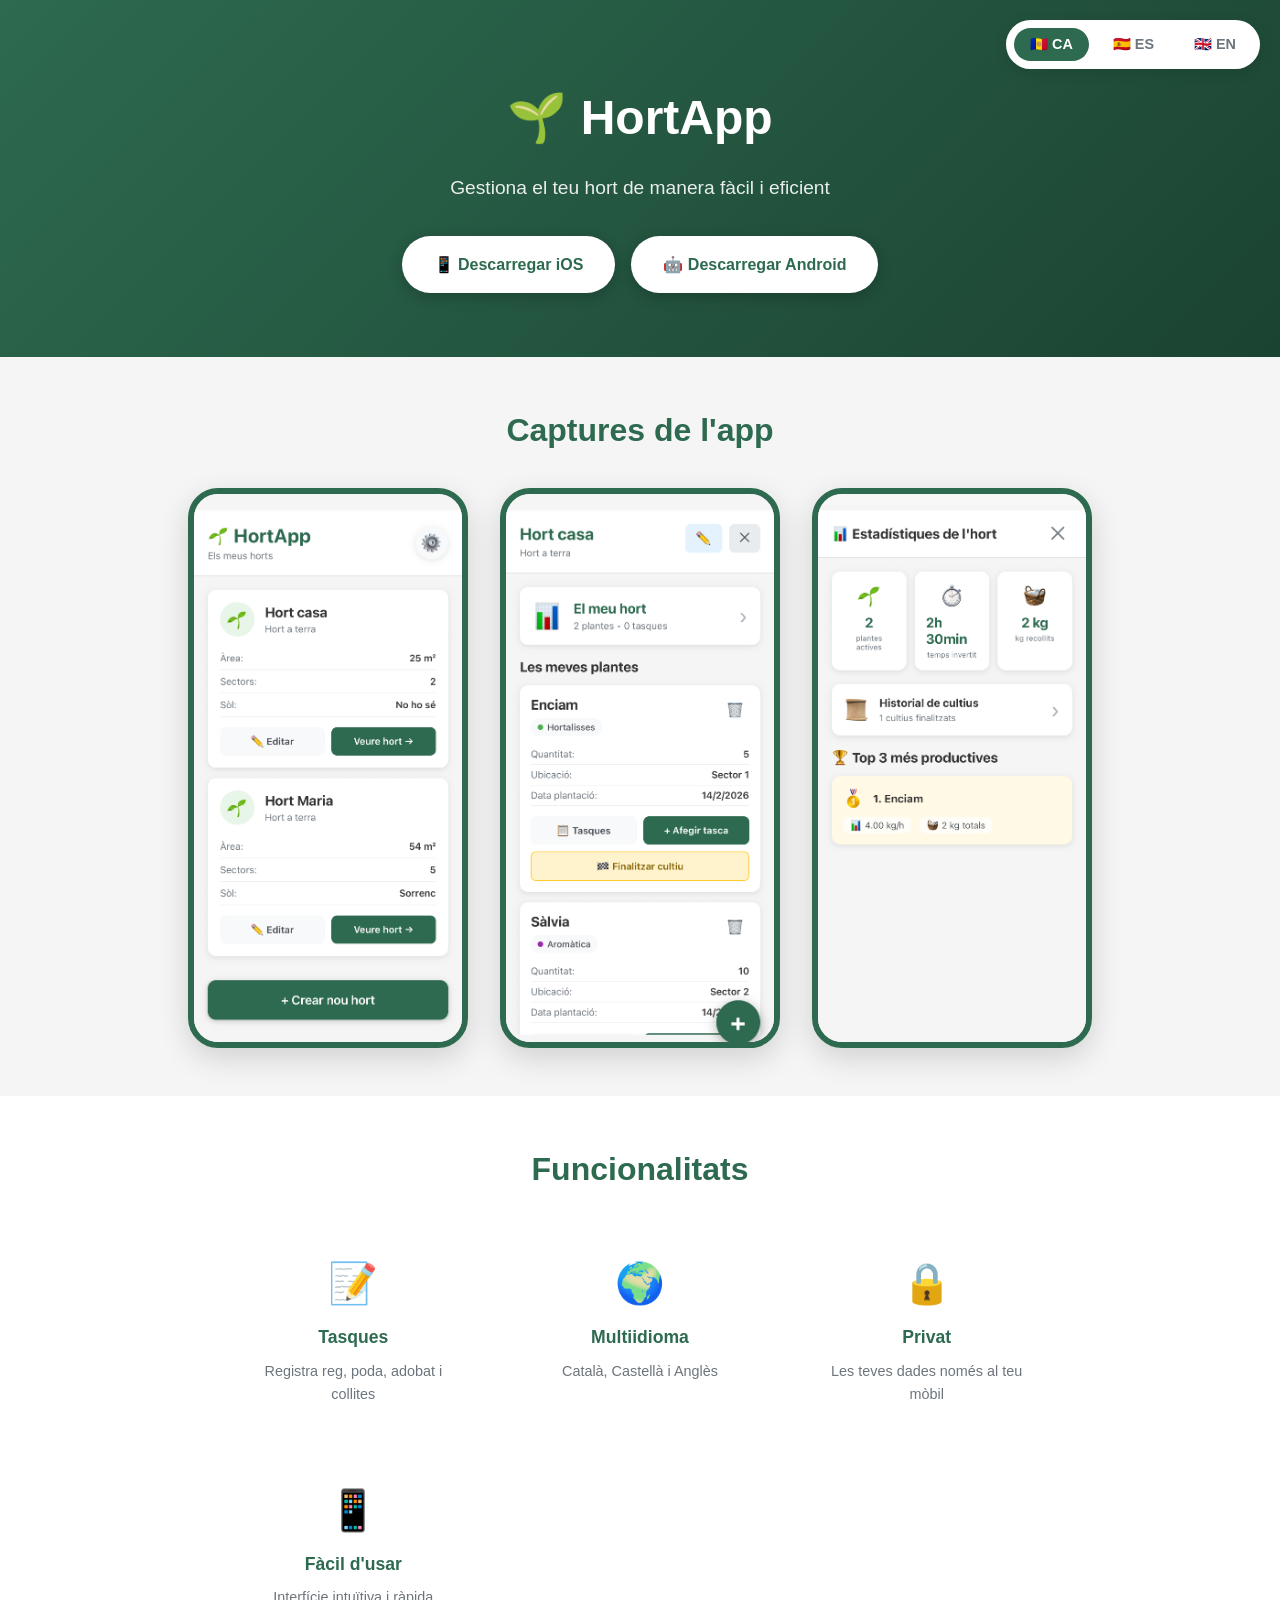
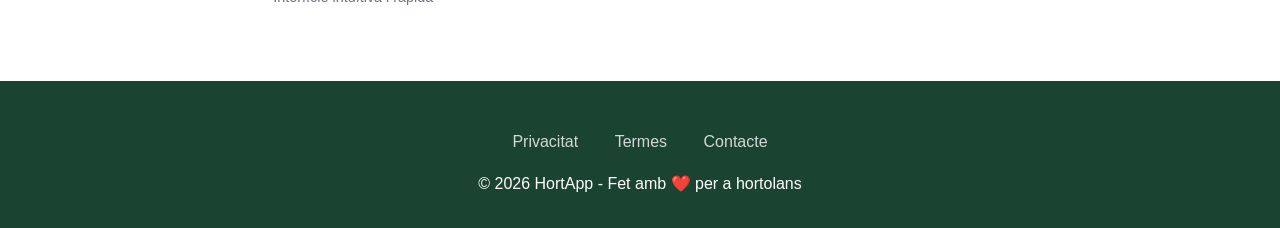
<file: index.html>
<!DOCTYPE html>
<html lang="ca">
<head>
    <meta charset="UTF-8">
    <meta name="viewport" content="width=device-width, initial-scale=1.0">
    <meta name="description" content="HortApp - Gestiona el teu hort fàcilment">
    <title>HortApp - El teu hort al mòbil</title>
    <link rel="icon" type="image/x-icon" href="icon.png">
    <link rel="stylesheet" href="styles.css">
</head>
<body>

    <!-- SELECTOR D'IDIOMA -->
    <div class="language-selector">
        <button onclick="changeLanguage('ca')" id="lang-ca" class="active">🇦🇩 CA</button>
        <button onclick="changeLanguage('es')" id="lang-es">🇪🇸 ES</button>
        <button onclick="changeLanguage('en')" id="lang-en">🇬🇧 EN</button>
    </div>

    <!-- HERO -->
    <section class="hero">
        <h1>🌱 HortApp</h1>
        <p data-i18n="hero-subtitle">Gestiona el teu hort de manera fàcil i eficient</p>
        <div class="download-buttons">
            <a href="#" class="btn">📱 <span data-i18n="download-ios">Descarregar iOS</span></a>
            <a href="#" class="btn">🤖 <span data-i18n="download-android">Descarregar Android</span></a>
        </div>
    </section>

    <!-- SCREENSHOTS -->
    <section class="screenshots">
        <h2 data-i18n="screenshots-title">Captures de l'app</h2>
        <div class="screenshots-grid">
            <!-- Screenshot 1 -->
            <div class="screenshot">
                <!-- IMATGE: Posa aquí la captura dels horts -->
                <img src="screenshot-horts.png" alt="Horts" class="screenshot-img">
                <!-- FALLBACK si no hi ha imatge: -->
                <div class="screenshot-placeholder">
                    <div class="screenshot-icon">🏡</div>
                    <h3 data-i18n="screenshot1-title">Els teus horts</h3>
                    <p data-i18n="screenshot1-desc">Crea i organitza múltiples horts amb sectors</p>
                </div>
            </div>

            <!-- Screenshot 2 -->
            <div class="screenshot">
                <!-- IMATGE: Posa aquí la captura de plantes -->
                <img src="screenshot-plantes.png" alt="Plantes" class="screenshot-img">
                <!-- FALLBACK si no hi ha imatge: -->
                <div class="screenshot-placeholder">
                    <div class="screenshot-icon">🌿</div>
                    <h3 data-i18n="screenshot2-title">Control de plantes</h3>
                    <p data-i18n="screenshot2-desc">Registra totes les teves plantes i cultius</p>
                </div>
            </div>

            <!-- Screenshot 3 -->
            <div class="screenshot">
                <!-- IMATGE: Posa aquí la captura d'estadístiques -->
                <img src="screenshot-stats.png" alt="Estadístiques" class="screenshot-img">
                <!-- FALLBACK si no hi ha imatge: -->
                <div class="screenshot-placeholder">
                    <div class="screenshot-icon">📊</div>
                    <h3 data-i18n="screenshot3-title">Estadístiques</h3>
                    <p data-i18n="screenshot3-desc">Visualitza producció i temps invertit</p>
                </div>
            </div>
        </div>
    </section>

    <!-- FEATURES -->
    <section class="features">
        <h2 data-i18n="features-title">Funcionalitats</h2>
        <div class="features-list">
            <div class="feature">
                <div class="feature-icon">📝</div>
                <h3 data-i18n="feature1-title">Tasques</h3>
                <p data-i18n="feature1-desc">Registra reg, poda, adobat i collites</p>
            </div>

            <div class="feature">
                <div class="feature-icon">🌍</div>
                <h3 data-i18n="feature2-title">Multiidioma</h3>
                <p data-i18n="feature2-desc">Català, Castellà i Anglès</p>
            </div>

            <div class="feature">
                <div class="feature-icon">🔒</div>
                <h3 data-i18n="feature3-title">Privat</h3>
                <p data-i18n="feature3-desc">Les teves dades només al teu mòbil</p>
            </div>

            <div class="feature">
                <div class="feature-icon">📱</div>
                <h3 data-i18n="feature4-title">Fàcil d'utilitzar</h3>
                <p data-i18n="feature4-desc">Interfície intuïtiva i ràpida</p>
            </div>
        </div>
    </section>

    <!-- FOOTER -->
    <footer>
        <div class="footer-links">
            <a href="Privacitat.html"  data-i18n="footer-privacy">Privacitat</a>
            <a href="Termes.html"  data-i18n="footer-terms">Termes</a>
            <a href="mailto:hortapp@example.com" data-i18n="footer-contact">Contacte</a>
        </div>
        <p data-i18n="footer-copyright">© 2026 HortApp - Fet amb ❤️ per a hortolans</p>
    </footer>

    <!-- MODALS -->
    <div id="privacy" class="modal">
        <div class="modal-content">
            <button class="close" onclick="closeModal('privacy')">&times;</button>
            <h2 data-i18n="privacy-title">Política de Privacitat</h2>
            
            <h3 data-i18n="privacy-h1">Dades que recollim</h3>
            <p data-i18n="privacy-p1"><strong>Cap.</strong> HortApp no recoll cap dada personal. Tota la informació es guarda exclusivament al teu dispositiu.</p>
            
            <h3 data-i18n="privacy-h2">Emmagatzematge</h3>
            <p data-i18n="privacy-p2">Les dades dels teus horts, plantes i tasques s'emmagatzemen localment mitjançant AsyncStorage. Mai surten del teu telèfon.</p>
            
            <h3 data-i18n="privacy-h3">Sense seguiment</h3>
            <p data-i18n="privacy-p3">No utilitzem analítica, seguiment ni publicitat. La teva privacitat és total.</p>
            
            <p data-i18n="privacy-updated"><em>Última actualització: Febrer 2025</em></p>
        </div>
    </div>

    <div id="terms" class="modal">
        <div class="modal-content">
            <button class="close" onclick="closeModal('terms')">&times;</button>
            <h2 data-i18n="terms-title">Termes i Condicions</h2>
            
            <h3 data-i18n="terms-h1">Ús de l'aplicació</h3>
            <p data-i18n="terms-p1">HortApp és una eina de gestió d'horts per a ús personal. Ets responsable de les dades que introdueixes.</p>
            
            <h3 data-i18n="terms-h2">Propietat intel·lectual</h3>
            <p data-i18n="terms-p2">El codi i disseny d'HortApp són propietat dels seus creadors.</p>
            
            <h3 data-i18n="terms-h3">Limitació de responsabilitat</h3>
            <p data-i18n="terms-p3">L'app es proporciona "tal qual". No garantim que estigui lliure d'errors. No ens fem responsables de pèrdues de dades.</p>
            
            <h3 data-i18n="terms-h4">Llicències</h3>
            <p data-i18n="terms-p4">HortApp utilitza biblioteques de codi obert amb llicències MIT i Apache 2.0.</p>
            
            <p data-i18n="terms-updated"><em>Última actualització: Febrer 2025</em></p>
        </div>
    </div>

    <script src="translations.js"></script>
    <script src="script.js"></script>

</body>
</html>
</file>
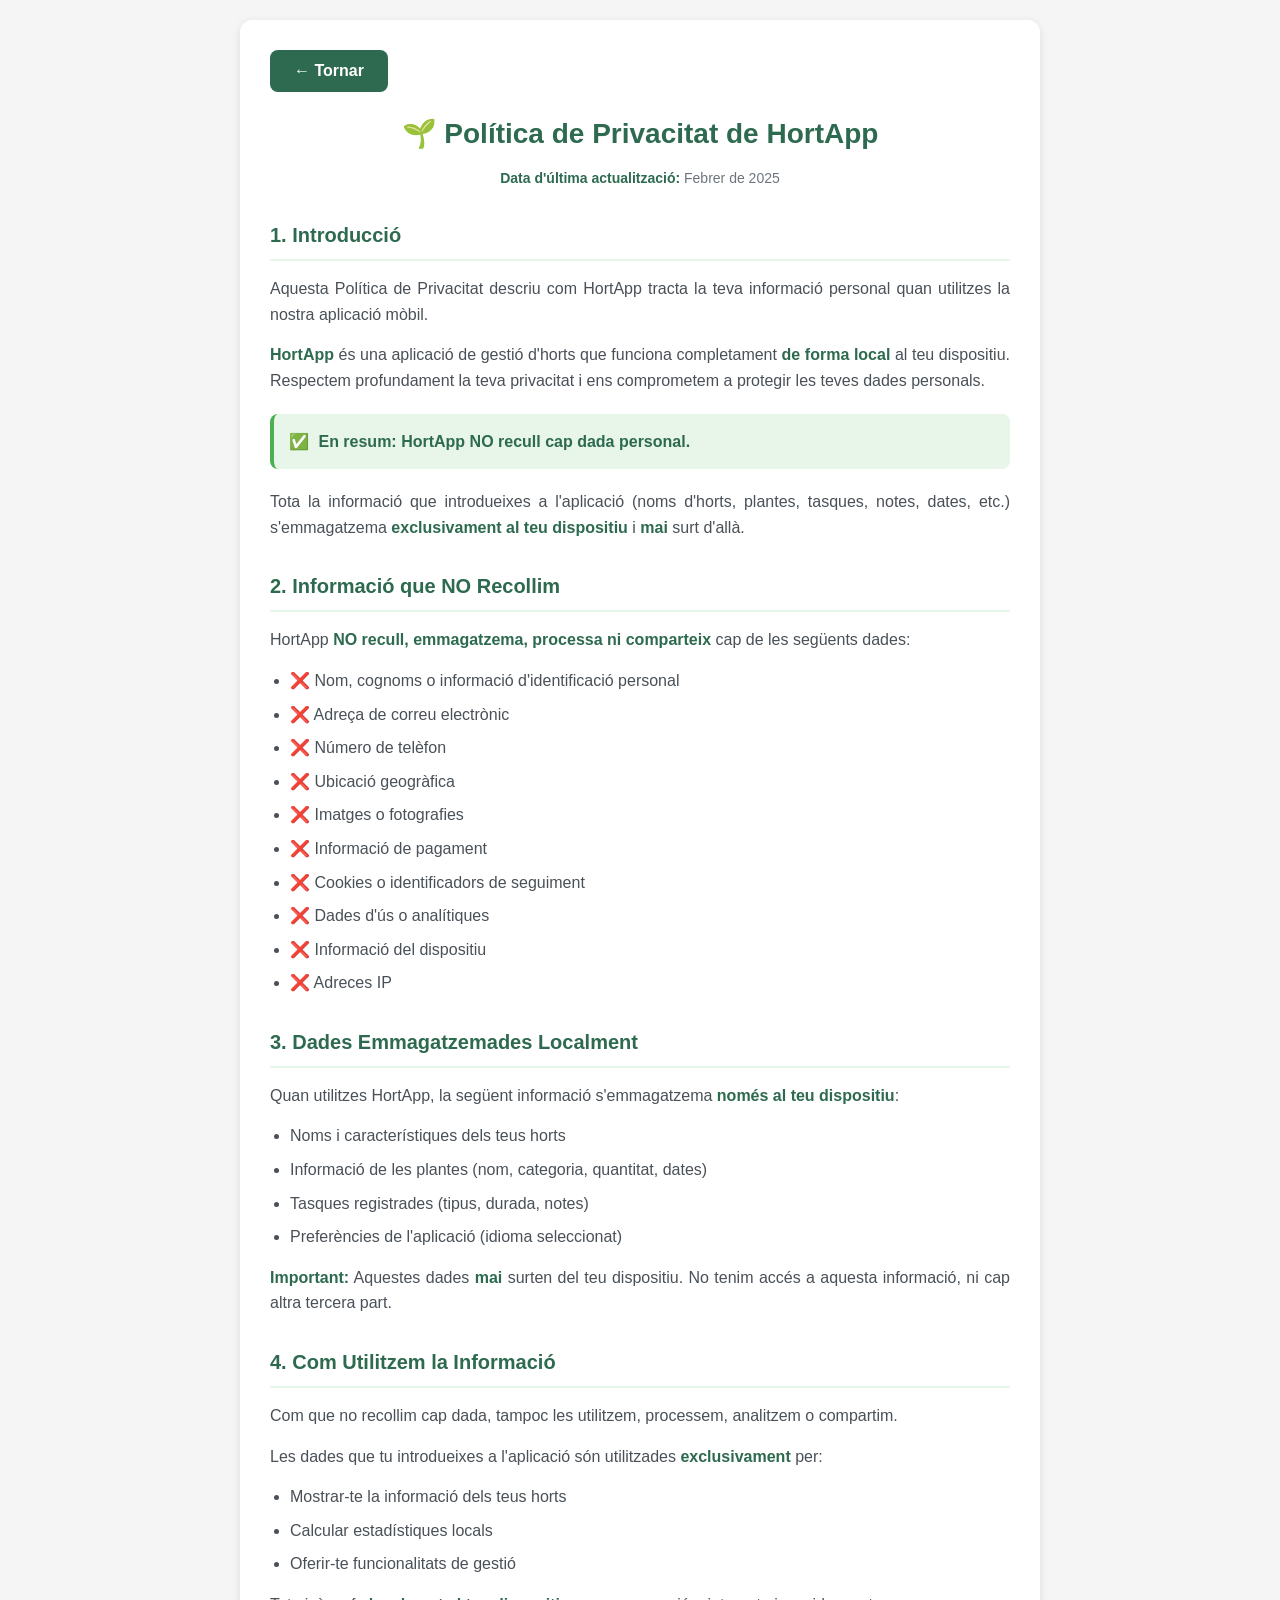
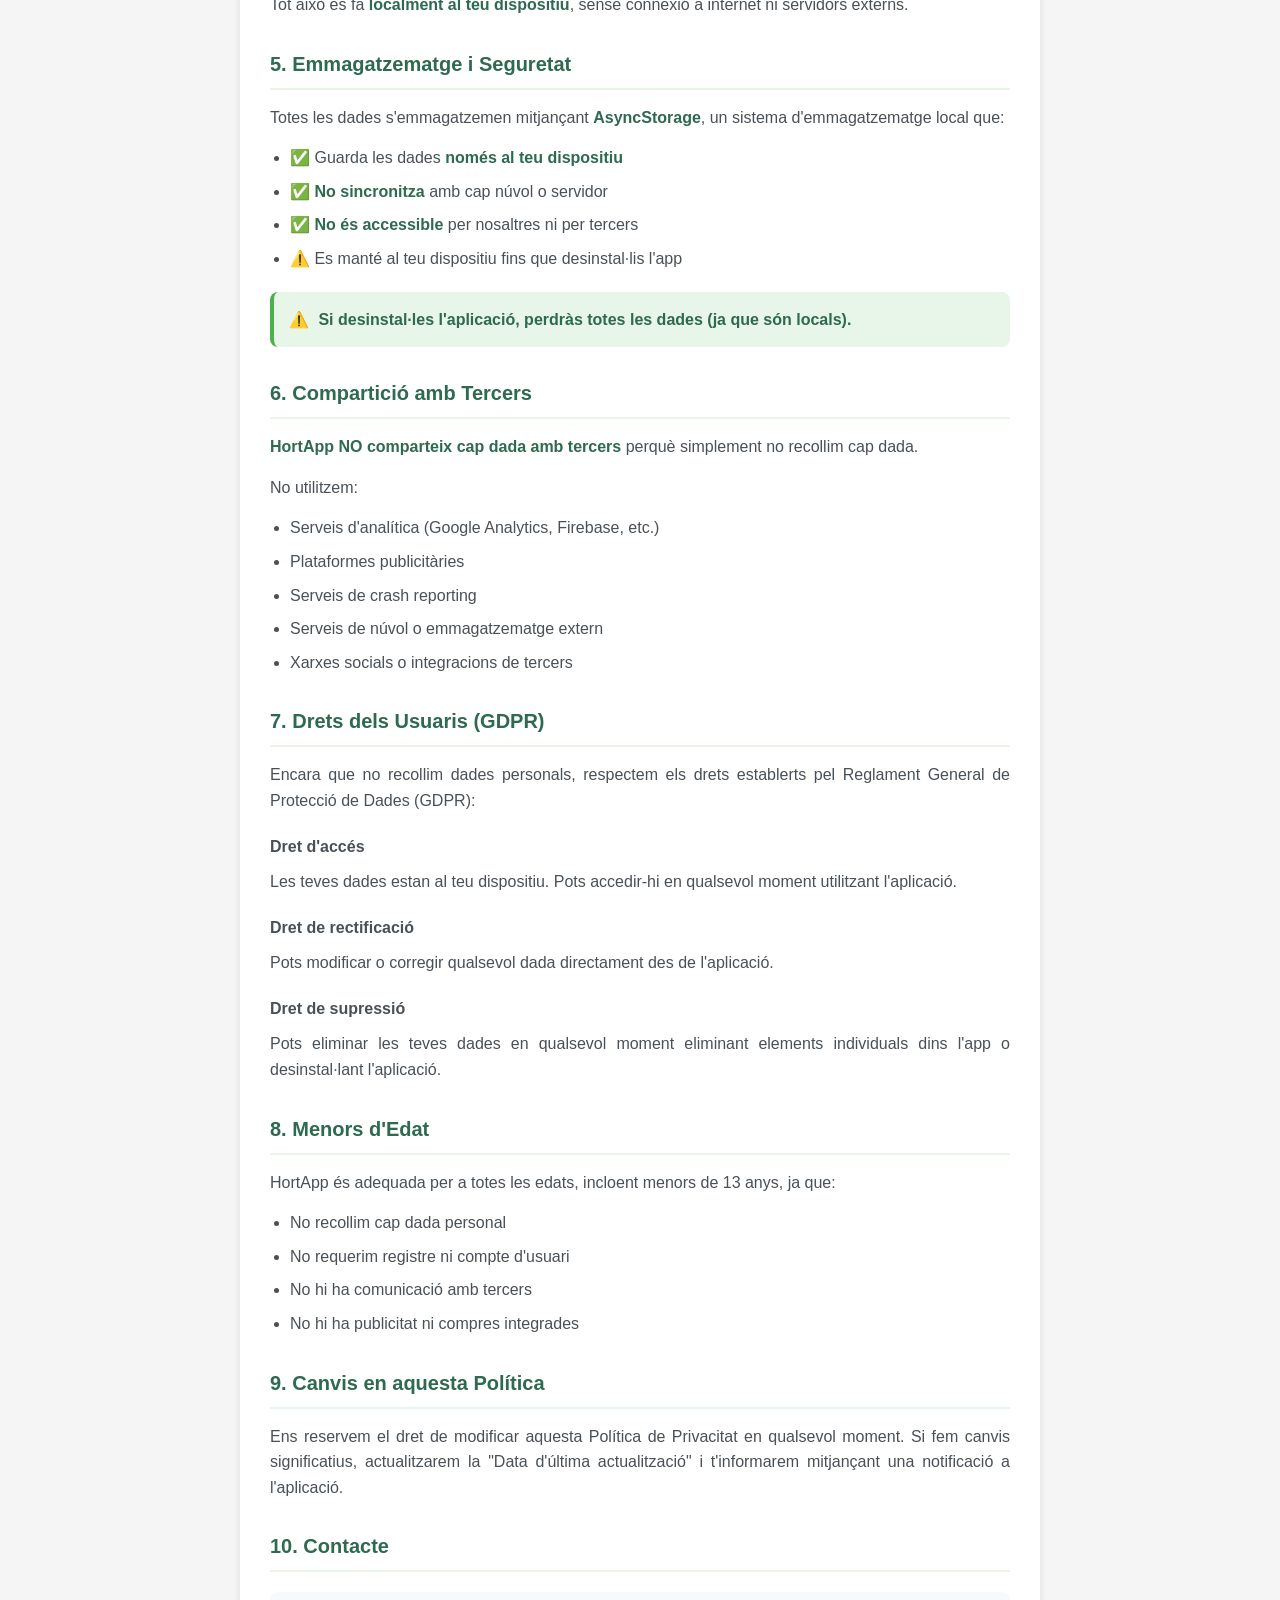
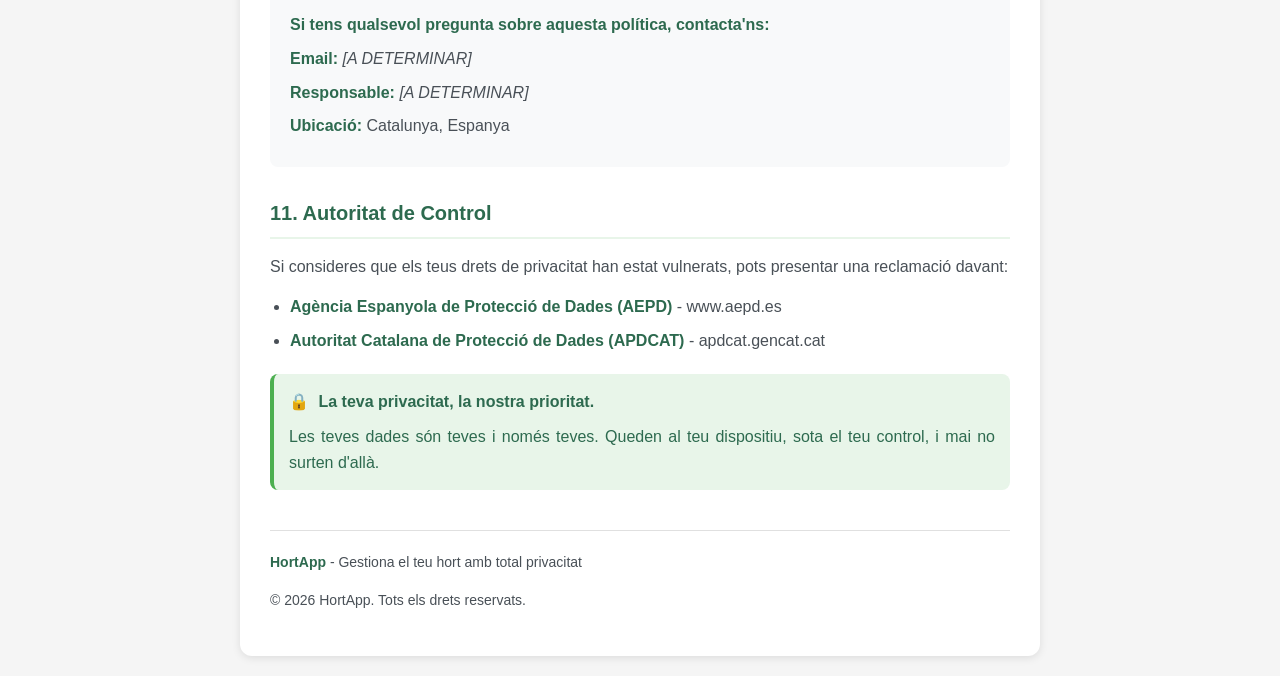
<file: Privacitat.html>
<!DOCTYPE html>
<html lang="ca">
<head>
    <meta charset="UTF-8">
    <meta name="viewport" content="width=device-width, initial-scale=1.0">
    <title>Política de Privacitat - HortApp</title>
    <link rel="icon" type="image/x-icon" href="icon.png">
    <style>
        * {
            margin: 0;
            padding: 0;
            box-sizing: border-box;
        }

        body {
            font-family: -apple-system, BlinkMacSystemFont, 'Segoe UI', Roboto, 'Helvetica Neue', Arial, sans-serif;
            line-height: 1.6;
            color: #333;
            background-color: #f5f5f5;
            padding: 20px;
        }

        .container {
            max-width: 800px;
            margin: 0 auto;
            background: white;
            padding: 30px;
            border-radius: 12px;
            box-shadow: 0 2px 8px rgba(0,0,0,0.1);
        }

        h1 {
            color: #2d6a4f;
            font-size: 28px;
            margin-bottom: 10px;
            text-align: center;
        }

        .date {
            text-align: center;
            color: #6c757d;
            font-size: 14px;
            margin-bottom: 30px;
        }

        h2 {
            color: #2d6a4f;
            font-size: 20px;
            margin-top: 30px;
            margin-bottom: 15px;
            border-bottom: 2px solid #e8f5e9;
            padding-bottom: 8px;
        }

        h3 {
            color: #495057;
            font-size: 16px;
            margin-top: 20px;
            margin-bottom: 10px;
        }

        p {
            margin-bottom: 15px;
            color: #495057;
            text-align: justify;
        }

        ul {
            margin-left: 20px;
            margin-bottom: 15px;
        }

        li {
            margin-bottom: 8px;
            color: #495057;
        }

        .highlight {
            background: #e8f5e9;
            padding: 15px;
            border-radius: 8px;
            border-left: 4px solid #4CAF50;
            margin: 20px 0;
        }

        .highlight p {
            margin-bottom: 0;
            font-weight: 600;
            color: #2d6a4f;
        }

        .contact-box {
            background: #f8f9fa;
            padding: 20px;
            border-radius: 8px;
            margin: 20px 0;
        }

        .contact-box p {
            margin-bottom: 8px;
        }

        strong {
            color: #2d6a4f;
        }

        .footer {
            text-align: center;
            margin-top: 40px;
            padding-top: 20px;
            border-top: 1px solid #e0e0e0;
            color: #6c757d;
            font-size: 14px;
        }

        .icon {
            margin-right: 5px;
        }

        /* BOTÓ TORNAR */
        .back-button {
            background: #2d6a4f;
            color: white;
            border: none;
            padding: 12px 24px;
            border-radius: 8px;
            font-size: 16px;
            font-weight: 600;
            cursor: pointer;
            margin-bottom: 20px;
            display: inline-flex;
            align-items: center;
            gap: 8px;
            transition: background 0.2s;
        }

        .back-button:hover {
            background: #1b4332;
        }

        .back-button:active {
            transform: scale(0.98);
        }
    </style>
</head>
<body>
    <div class="container">
        <!-- BOTÓ TORNAR -->
        <button onclick="window.history.back()" class="back-button">
            ← Tornar
        </button>

        <h1>🌱 Política de Privacitat de HortApp</h1>
        <p class="date"><strong>Data d'última actualització:</strong> Febrer de 2025</p>

        <h2>1. Introducció</h2>
        <p>Aquesta Política de Privacitat descriu com HortApp tracta la teva informació personal quan utilitzes la nostra aplicació mòbil.</p>
        <p><strong>HortApp</strong> és una aplicació de gestió d'horts que funciona completament <strong>de forma local</strong> al teu dispositiu. Respectem profundament la teva privacitat i ens comprometem a protegir les teves dades personals.</p>

        <div class="highlight">
            <p><span class="icon">✅</span> <strong>En resum: HortApp NO recull cap dada personal.</strong></p>
        </div>

        <p>Tota la informació que introdueixes a l'aplicació (noms d'horts, plantes, tasques, notes, dates, etc.) s'emmagatzema <strong>exclusivament al teu dispositiu</strong> i <strong>mai</strong> surt d'allà.</p>

        <h2>2. Informació que NO Recollim</h2>
        <p>HortApp <strong>NO recull, emmagatzema, processa ni comparteix</strong> cap de les següents dades:</p>
        <ul>
            <li>❌ Nom, cognoms o informació d'identificació personal</li>
            <li>❌ Adreça de correu electrònic</li>
            <li>❌ Número de telèfon</li>
            <li>❌ Ubicació geogràfica</li>
            <li>❌ Imatges o fotografies</li>
            <li>❌ Informació de pagament</li>
            <li>❌ Cookies o identificadors de seguiment</li>
            <li>❌ Dades d'ús o analítiques</li>
            <li>❌ Informació del dispositiu</li>
            <li>❌ Adreces IP</li>
        </ul>

        <h2>3. Dades Emmagatzemades Localment</h2>
        <p>Quan utilitzes HortApp, la següent informació s'emmagatzema <strong>només al teu dispositiu</strong>:</p>
        <ul>
            <li>Noms i característiques dels teus horts</li>
            <li>Informació de les plantes (nom, categoria, quantitat, dates)</li>
            <li>Tasques registrades (tipus, durada, notes)</li>
            <li>Preferències de l'aplicació (idioma seleccionat)</li>
        </ul>
        <p><strong>Important:</strong> Aquestes dades <strong>mai</strong> surten del teu dispositiu. No tenim accés a aquesta informació, ni cap altra tercera part.</p>

        <h2>4. Com Utilitzem la Informació</h2>
        <p>Com que no recollim cap dada, tampoc les utilitzem, processem, analitzem o compartim.</p>
        <p>Les dades que tu introdueixes a l'aplicació són utilitzades <strong>exclusivament</strong> per:</p>
        <ul>
            <li>Mostrar-te la informació dels teus horts</li>
            <li>Calcular estadístiques locals</li>
            <li>Oferir-te funcionalitats de gestió</li>
        </ul>
        <p>Tot això es fa <strong>localment al teu dispositiu</strong>, sense connexió a internet ni servidors externs.</p>

        <h2>5. Emmagatzematge i Seguretat</h2>
        <p>Totes les dades s'emmagatzemen mitjançant <strong>AsyncStorage</strong>, un sistema d'emmagatzematge local que:</p>
        <ul>
            <li>✅ Guarda les dades <strong>només al teu dispositiu</strong></li>
            <li>✅ <strong>No sincronitza</strong> amb cap núvol o servidor</li>
            <li>✅ <strong>No és accessible</strong> per nosaltres ni per tercers</li>
            <li>⚠️ Es manté al teu dispositiu fins que desinstal·lis l'app</li>
        </ul>

        <div class="highlight">
            <p><span class="icon">⚠️</span> Si desinstal·les l'aplicació, perdràs totes les dades (ja que són locals).</p>
        </div>

        <h2>6. Compartició amb Tercers</h2>
        <p><strong>HortApp NO comparteix cap dada amb tercers</strong> perquè simplement no recollim cap dada.</p>
        <p>No utilitzem:</p>
        <ul>
            <li>Serveis d'analítica (Google Analytics, Firebase, etc.)</li>
            <li>Plataformes publicitàries</li>
            <li>Serveis de crash reporting</li>
            <li>Serveis de núvol o emmagatzematge extern</li>
            <li>Xarxes socials o integracions de tercers</li>
        </ul>

        <h2>7. Drets dels Usuaris (GDPR)</h2>
        <p>Encara que no recollim dades personals, respectem els drets establerts pel Reglament General de Protecció de Dades (GDPR):</p>

        <h3>Dret d'accés</h3>
        <p>Les teves dades estan al teu dispositiu. Pots accedir-hi en qualsevol moment utilitzant l'aplicació.</p>

        <h3>Dret de rectificació</h3>
        <p>Pots modificar o corregir qualsevol dada directament des de l'aplicació.</p>

        <h3>Dret de supressió</h3>
        <p>Pots eliminar les teves dades en qualsevol moment eliminant elements individuals dins l'app o desinstal·lant l'aplicació.</p>

        <h2>8. Menors d'Edat</h2>
        <p>HortApp és adequada per a totes les edats, incloent menors de 13 anys, ja que:</p>
        <ul>
            <li>No recollim cap dada personal</li>
            <li>No requerim registre ni compte d'usuari</li>
            <li>No hi ha comunicació amb tercers</li>
            <li>No hi ha publicitat ni compres integrades</li>
        </ul>

        <h2>9. Canvis en aquesta Política</h2>
        <p>Ens reservem el dret de modificar aquesta Política de Privacitat en qualsevol moment. Si fem canvis significatius, actualitzarem la "Data d'última actualització" i t'informarem mitjançant una notificació a l'aplicació.</p>

        <h2>10. Contacte</h2>
        <div class="contact-box">
            <p><strong>Si tens qualsevol pregunta sobre aquesta política, contacta'ns:</strong></p>
            <p><strong>Email:</strong> <em>[A DETERMINAR]</em></p>
            <p><strong>Responsable:</strong> <em>[A DETERMINAR]</em></p>
            <p><strong>Ubicació:</strong> Catalunya, Espanya</p>
        </div>

        <h2>11. Autoritat de Control</h2>
        <p>Si consideres que els teus drets de privacitat han estat vulnerats, pots presentar una reclamació davant:</p>
        <ul>
            <li><strong>Agència Espanyola de Protecció de Dades (AEPD)</strong> - www.aepd.es</li>
            <li><strong>Autoritat Catalana de Protecció de Dades (APDCAT)</strong> - apdcat.gencat.cat</li>
        </ul>

        <div class="highlight">
            <p><span class="icon">🔒</span> <strong>La teva privacitat, la nostra prioritat.</strong></p>
            <p style="margin-top: 10px; font-weight: normal;">Les teves dades són teves i només teves. Queden al teu dispositiu, sota el teu control, i mai no surten d'allà.</p>
        </div>

        <div class="footer">
            <p><strong>HortApp</strong> - Gestiona el teu hort amb total privacitat</p>
            <p>© 2026 HortApp. Tots els drets reservats.</p>
        </div>
    </div>
</body>
</html>
</file>
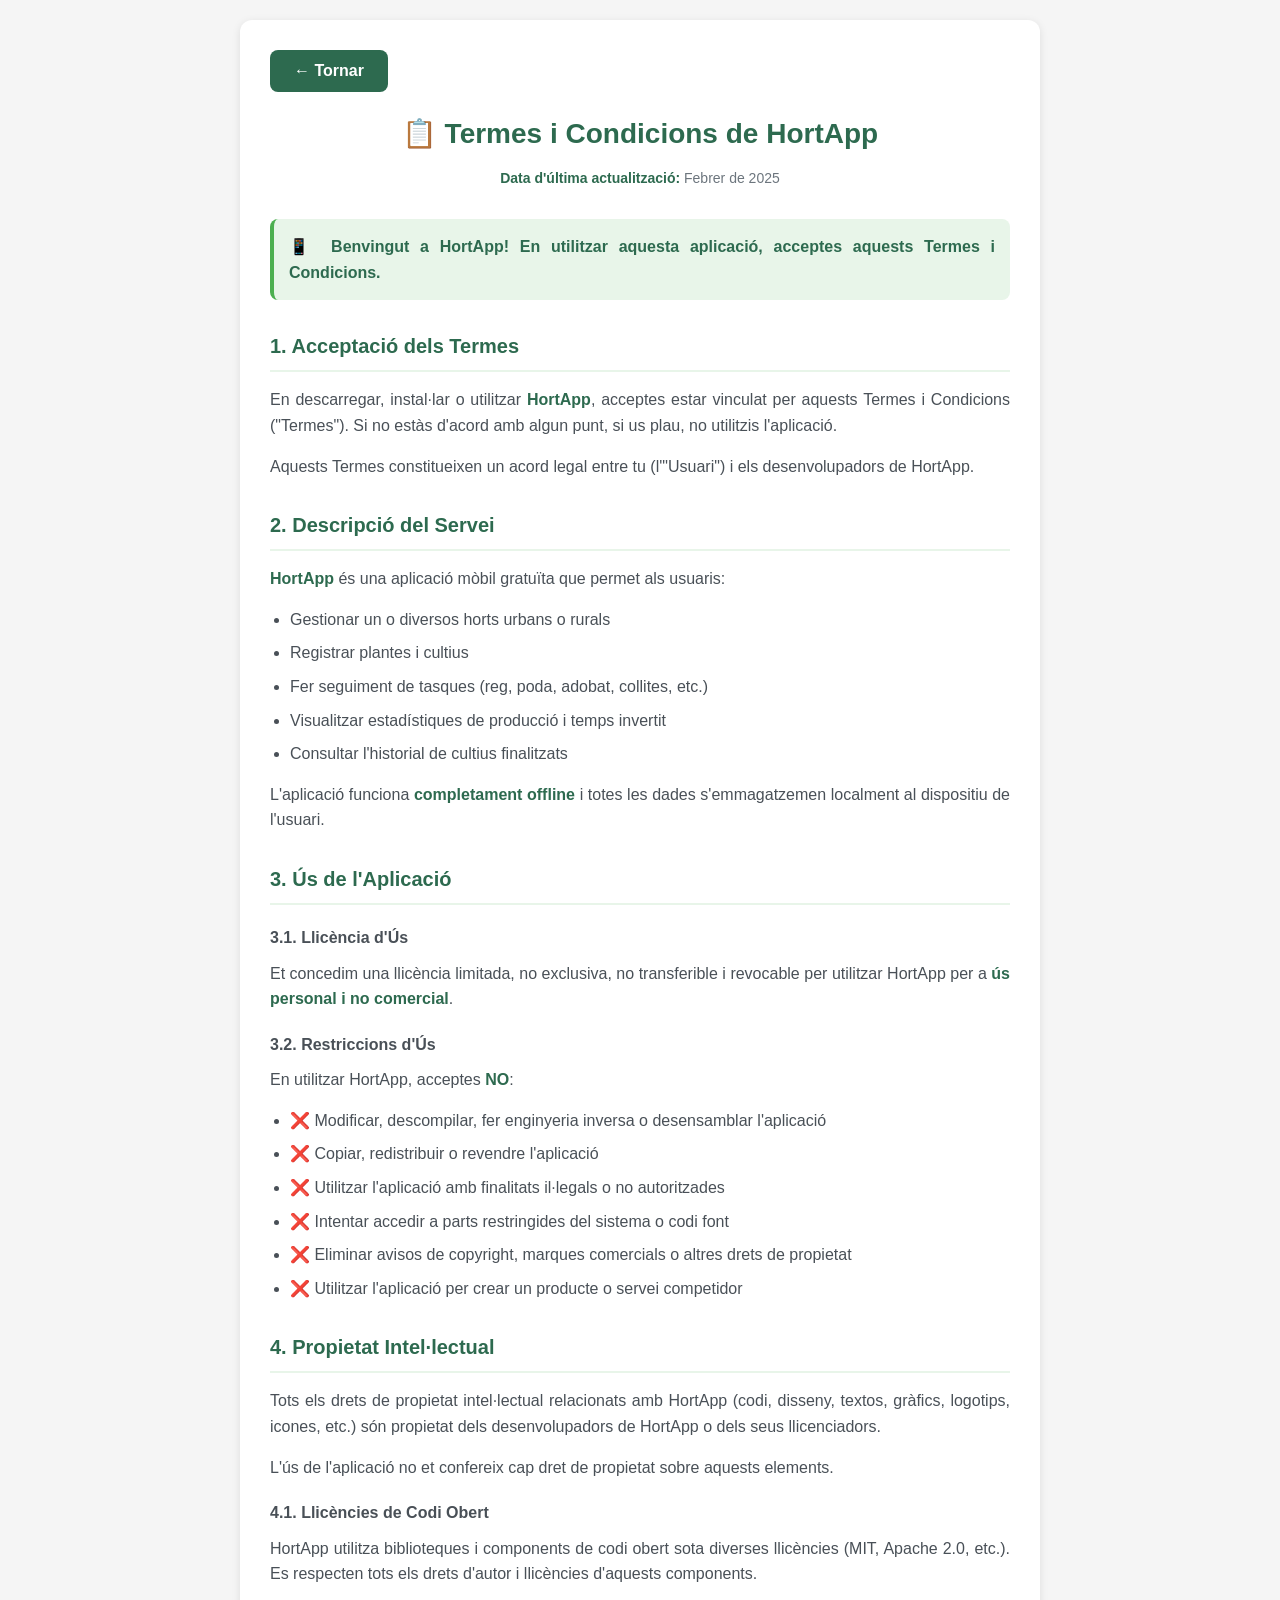
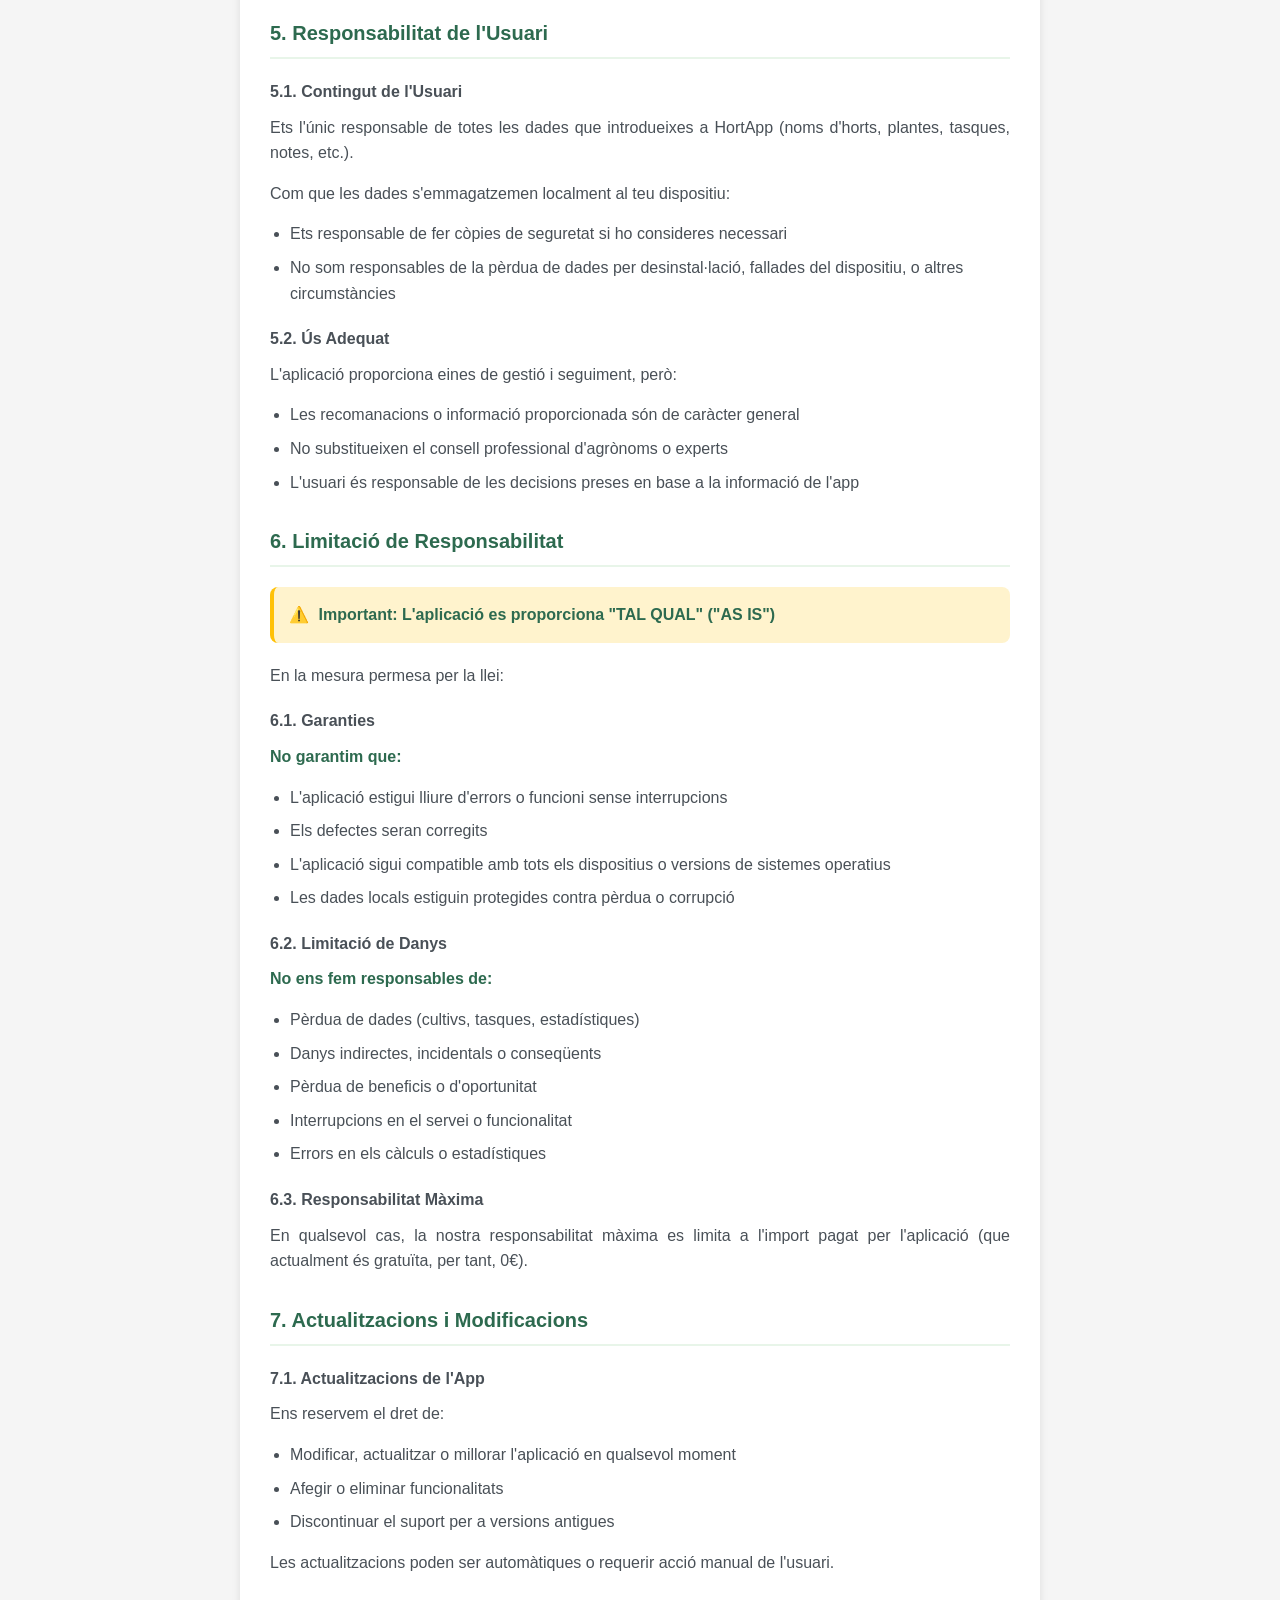
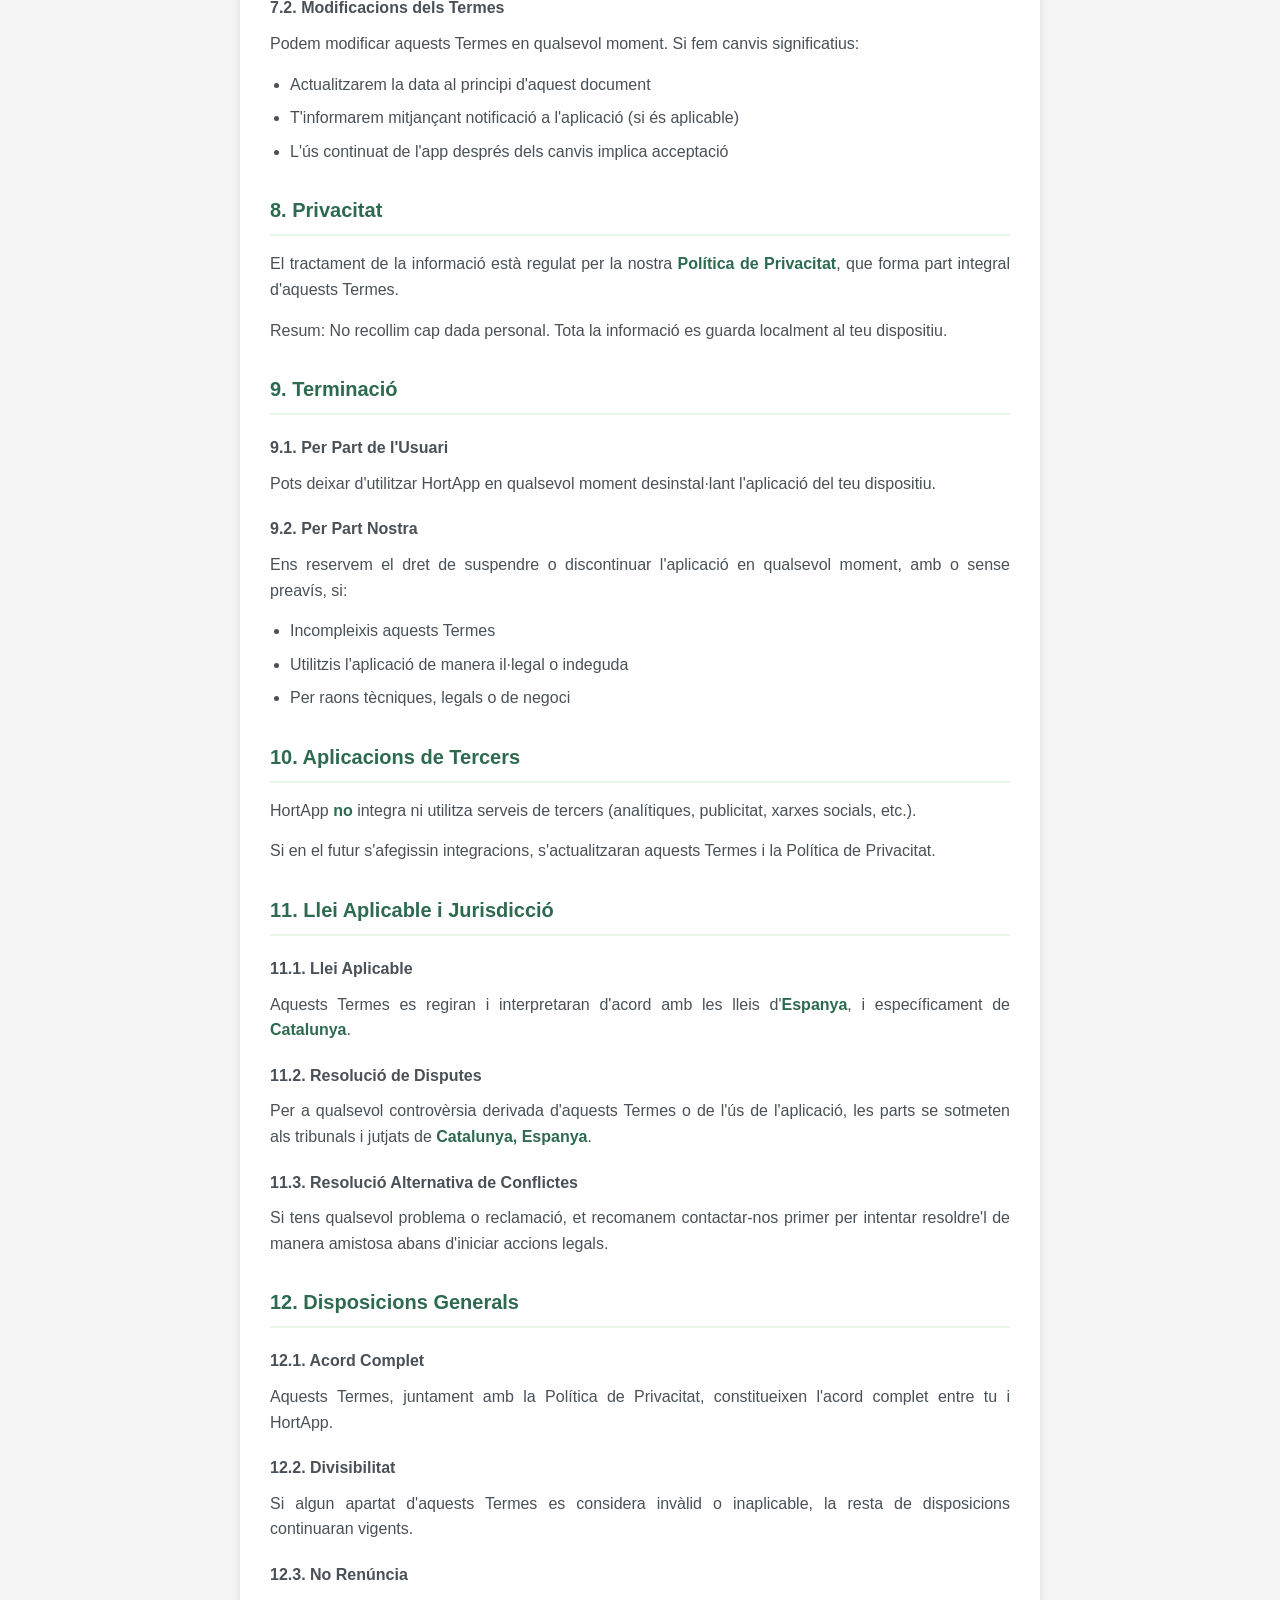
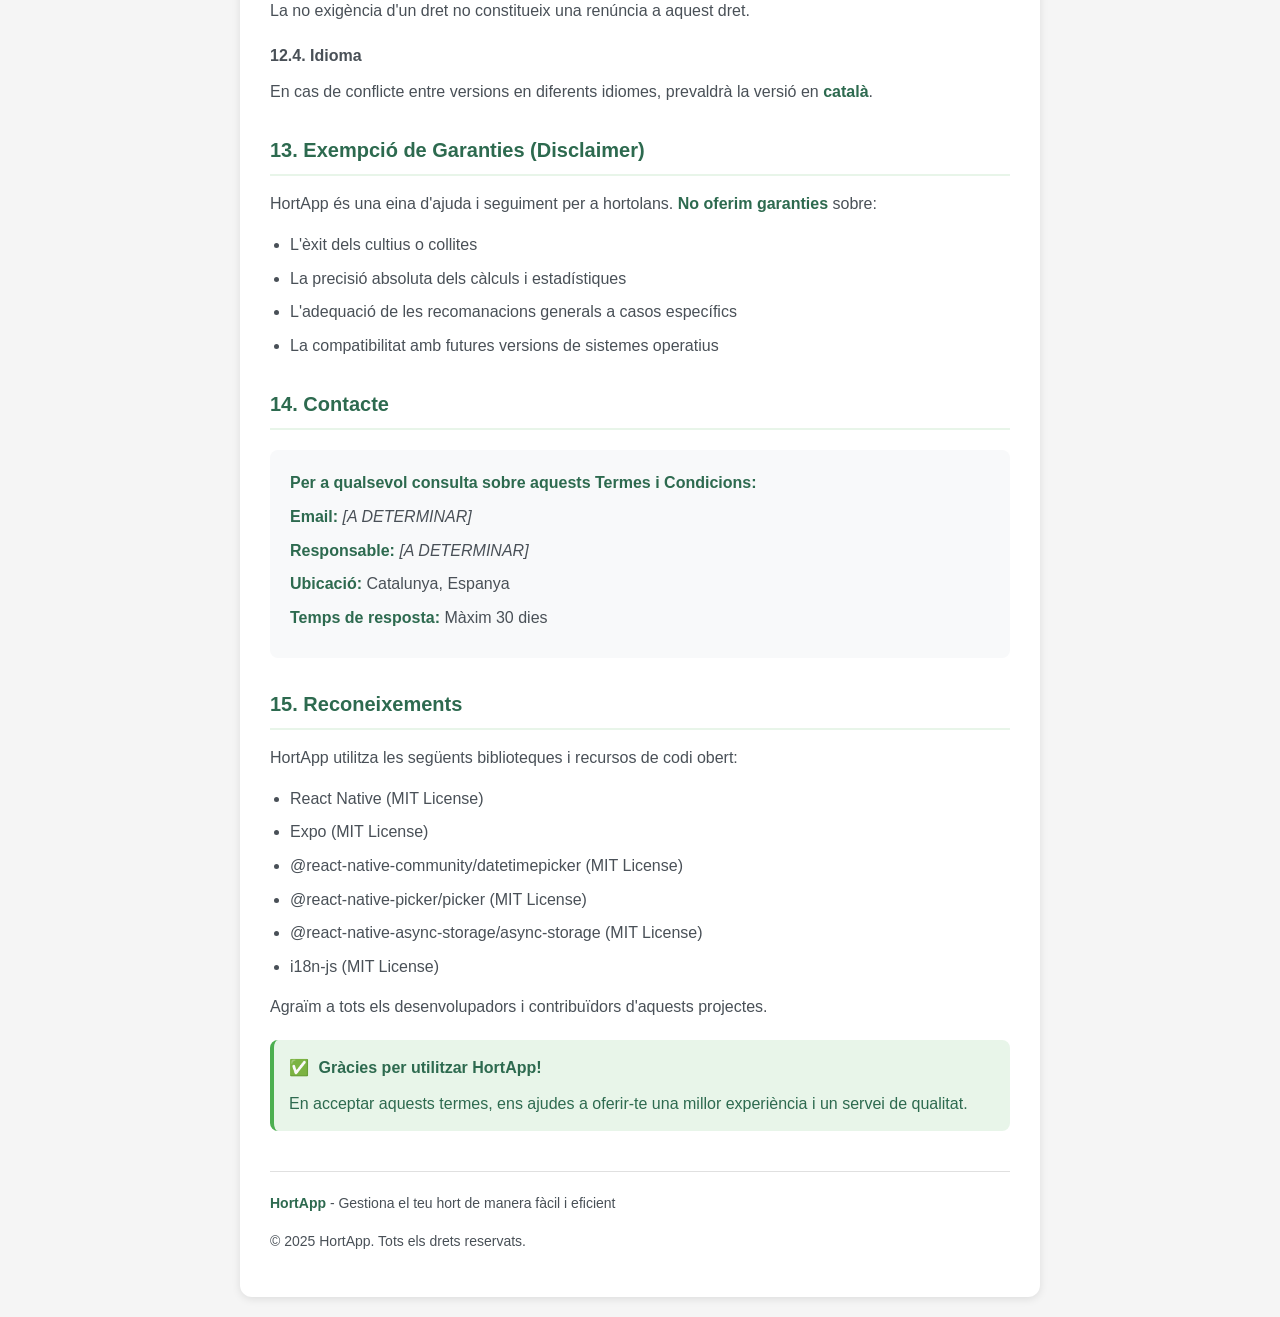
<file: Termes.html>
<!DOCTYPE html>
<html lang="ca">
<head>
    <meta charset="UTF-8">
    <meta name="viewport" content="width=device-width, initial-scale=1.0">
    <title>Termes i Condicions - HortApp</title>
    <link rel="icon" type="image/x-icon" href="icon.png">
    <style>
        * {
            margin: 0;
            padding: 0;
            box-sizing: border-box;
        }

        body {
            font-family: -apple-system, BlinkMacSystemFont, 'Segoe UI', Roboto, 'Helvetica Neue', Arial, sans-serif;
            line-height: 1.6;
            color: #333;
            background-color: #f5f5f5;
            padding: 20px;
        }

        .container {
            max-width: 800px;
            margin: 0 auto;
            background: white;
            padding: 30px;
            border-radius: 12px;
            box-shadow: 0 2px 8px rgba(0,0,0,0.1);
        }

        h1 {
            color: #2d6a4f;
            font-size: 28px;
            margin-bottom: 10px;
            text-align: center;
        }

        .date {
            text-align: center;
            color: #6c757d;
            font-size: 14px;
            margin-bottom: 30px;
        }

        h2 {
            color: #2d6a4f;
            font-size: 20px;
            margin-top: 30px;
            margin-bottom: 15px;
            border-bottom: 2px solid #e8f5e9;
            padding-bottom: 8px;
        }

        h3 {
            color: #495057;
            font-size: 16px;
            margin-top: 20px;
            margin-bottom: 10px;
        }

        p {
            margin-bottom: 15px;
            color: #495057;
            text-align: justify;
        }

        ul {
            margin-left: 20px;
            margin-bottom: 15px;
        }

        li {
            margin-bottom: 8px;
            color: #495057;
        }

        .highlight {
            background: #e8f5e9;
            padding: 15px;
            border-radius: 8px;
            border-left: 4px solid #4CAF50;
            margin: 20px 0;
        }

        .highlight p {
            margin-bottom: 0;
            font-weight: 600;
            color: #2d6a4f;
        }

        .warning {
            background: #fff3cd;
            padding: 15px;
            border-radius: 8px;
            border-left: 4px solid #ffc107;
            margin: 20px 0;
        }

        .warning p {
            margin-bottom: 0;
            color: #856404;
        }

        .contact-box {
            background: #f8f9fa;
            padding: 20px;
            border-radius: 8px;
            margin: 20px 0;
        }

        .contact-box p {
            margin-bottom: 8px;
        }

        strong {
            color: #2d6a4f;
        }

        .footer {
            text-align: center;
            margin-top: 40px;
            padding-top: 20px;
            border-top: 1px solid #e0e0e0;
            color: #6c757d;
            font-size: 14px;
        }

        .icon {
            margin-right: 5px;
        }

        /* BOTÓ TORNAR */
        .back-button {
            background: #2d6a4f;
            color: white;
            border: none;
            padding: 12px 24px;
            border-radius: 8px;
            font-size: 16px;
            font-weight: 600;
            cursor: pointer;
            margin-bottom: 20px;
            display: inline-flex;
            align-items: center;
            gap: 8px;
            transition: background 0.2s;
        }

        .back-button:hover {
            background: #1b4332;
        }

        .back-button:active {
            transform: scale(0.98);
        }
    </style>
</head>
<body>
    <div class="container">
        <!-- BOTÓ TORNAR -->
        <button onclick="window.history.back()" class="back-button">
            ← Tornar
        </button>

        <h1>📋 Termes i Condicions de HortApp</h1>
        <p class="date"><strong>Data d'última actualització:</strong> Febrer de 2025</p>

        <div class="highlight">
            <p><span class="icon">📱</span> <strong>Benvingut a HortApp!</strong> En utilitzar aquesta aplicació, acceptes aquests Termes i Condicions.</p>
        </div>

        <h2>1. Acceptació dels Termes</h2>
        <p>En descarregar, instal·lar o utilitzar <strong>HortApp</strong>, acceptes estar vinculat per aquests Termes i Condicions ("Termes"). Si no estàs d'acord amb algun punt, si us plau, no utilitzis l'aplicació.</p>
        <p>Aquests Termes constitueixen un acord legal entre tu (l'"Usuari") i els desenvolupadors de HortApp.</p>

        <h2>2. Descripció del Servei</h2>
        <p><strong>HortApp</strong> és una aplicació mòbil gratuïta que permet als usuaris:</p>
        <ul>
            <li>Gestionar un o diversos horts urbans o rurals</li>
            <li>Registrar plantes i cultius</li>
            <li>Fer seguiment de tasques (reg, poda, adobat, collites, etc.)</li>
            <li>Visualitzar estadístiques de producció i temps invertit</li>
            <li>Consultar l'historial de cultius finalitzats</li>
        </ul>
        <p>L'aplicació funciona <strong>completament offline</strong> i totes les dades s'emmagatzemen localment al dispositiu de l'usuari.</p>

        <h2>3. Ús de l'Aplicació</h2>

        <h3>3.1. Llicència d'Ús</h3>
        <p>Et concedim una llicència limitada, no exclusiva, no transferible i revocable per utilitzar HortApp per a <strong>ús personal i no comercial</strong>.</p>

        <h3>3.2. Restriccions d'Ús</h3>
        <p>En utilitzar HortApp, acceptes <strong>NO</strong>:</p>
        <ul>
            <li>❌ Modificar, descompilar, fer enginyeria inversa o desensamblar l'aplicació</li>
            <li>❌ Copiar, redistribuir o revendre l'aplicació</li>
            <li>❌ Utilitzar l'aplicació amb finalitats il·legals o no autoritzades</li>
            <li>❌ Intentar accedir a parts restringides del sistema o codi font</li>
            <li>❌ Eliminar avisos de copyright, marques comercials o altres drets de propietat</li>
            <li>❌ Utilitzar l'aplicació per crear un producte o servei competidor</li>
        </ul>

        <h2>4. Propietat Intel·lectual</h2>
        <p>Tots els drets de propietat intel·lectual relacionats amb HortApp (codi, disseny, textos, gràfics, logotips, icones, etc.) són propietat dels desenvolupadors de HortApp o dels seus llicenciadors.</p>
        <p>L'ús de l'aplicació no et confereix cap dret de propietat sobre aquests elements.</p>

        <h3>4.1. Llicències de Codi Obert</h3>
        <p>HortApp utilitza biblioteques i components de codi obert sota diverses llicències (MIT, Apache 2.0, etc.). Es respecten tots els drets d'autor i llicències d'aquests components.</p>

        <h2>5. Responsabilitat de l'Usuari</h2>

        <h3>5.1. Contingut de l'Usuari</h3>
        <p>Ets l'únic responsable de totes les dades que introdueixes a HortApp (noms d'horts, plantes, tasques, notes, etc.).</p>
        <p>Com que les dades s'emmagatzemen localment al teu dispositiu:</p>
        <ul>
            <li>Ets responsable de fer còpies de seguretat si ho consideres necessari</li>
            <li>No som responsables de la pèrdua de dades per desinstal·lació, fallades del dispositiu, o altres circumstàncies</li>
        </ul>

        <h3>5.2. Ús Adequat</h3>
        <p>L'aplicació proporciona eines de gestió i seguiment, però:</p>
        <ul>
            <li>Les recomanacions o informació proporcionada són de caràcter general</li>
            <li>No substitueixen el consell professional d'agrònoms o experts</li>
            <li>L'usuari és responsable de les decisions preses en base a la informació de l'app</li>
        </ul>

        <h2>6. Limitació de Responsabilitat</h2>

        <div class="warning">
            <p><span class="icon">⚠️</span> <strong>Important: L'aplicació es proporciona "TAL QUAL" ("AS IS")</strong></p>
        </div>

        <p>En la mesura permesa per la llei:</p>

        <h3>6.1. Garanties</h3>
        <p><strong>No garantim que:</strong></p>
        <ul>
            <li>L'aplicació estigui lliure d'errors o funcioni sense interrupcions</li>
            <li>Els defectes seran corregits</li>
            <li>L'aplicació sigui compatible amb tots els dispositius o versions de sistemes operatius</li>
            <li>Les dades locals estiguin protegides contra pèrdua o corrupció</li>
        </ul>

        <h3>6.2. Limitació de Danys</h3>
        <p><strong>No ens fem responsables de:</strong></p>
        <ul>
            <li>Pèrdua de dades (cultivs, tasques, estadístiques)</li>
            <li>Danys indirectes, incidentals o conseqüents</li>
            <li>Pèrdua de beneficis o d'oportunitat</li>
            <li>Interrupcions en el servei o funcionalitat</li>
            <li>Errors en els càlculs o estadístiques</li>
        </ul>

        <h3>6.3. Responsabilitat Màxima</h3>
        <p>En qualsevol cas, la nostra responsabilitat màxima es limita a l'import pagat per l'aplicació (que actualment és gratuïta, per tant, 0€).</p>

        <h2>7. Actualitzacions i Modificacions</h2>

        <h3>7.1. Actualitzacions de l'App</h3>
        <p>Ens reservem el dret de:</p>
        <ul>
            <li>Modificar, actualitzar o millorar l'aplicació en qualsevol moment</li>
            <li>Afegir o eliminar funcionalitats</li>
            <li>Discontinuar el suport per a versions antigues</li>
        </ul>
        <p>Les actualitzacions poden ser automàtiques o requerir acció manual de l'usuari.</p>

        <h3>7.2. Modificacions dels Termes</h3>
        <p>Podem modificar aquests Termes en qualsevol moment. Si fem canvis significatius:</p>
        <ul>
            <li>Actualitzarem la data al principi d'aquest document</li>
            <li>T'informarem mitjançant notificació a l'aplicació (si és aplicable)</li>
            <li>L'ús continuat de l'app després dels canvis implica acceptació</li>
        </ul>

        <h2>8. Privacitat</h2>
        <p>El tractament de la informació està regulat per la nostra <strong>Política de Privacitat</strong>, que forma part integral d'aquests Termes.</p>
        <p>Resum: No recollim cap dada personal. Tota la informació es guarda localment al teu dispositiu.</p>

        <h2>9. Terminació</h2>

        <h3>9.1. Per Part de l'Usuari</h3>
        <p>Pots deixar d'utilitzar HortApp en qualsevol moment desinstal·lant l'aplicació del teu dispositiu.</p>

        <h3>9.2. Per Part Nostra</h3>
        <p>Ens reservem el dret de suspendre o discontinuar l'aplicació en qualsevol moment, amb o sense preavís, si:</p>
        <ul>
            <li>Incompleixis aquests Termes</li>
            <li>Utilitzis l'aplicació de manera il·legal o indeguda</li>
            <li>Per raons tècniques, legals o de negoci</li>
        </ul>

        <h2>10. Aplicacions de Tercers</h2>
        <p>HortApp <strong>no</strong> integra ni utilitza serveis de tercers (analítiques, publicitat, xarxes socials, etc.).</p>
        <p>Si en el futur s'afegissin integracions, s'actualitzaran aquests Termes i la Política de Privacitat.</p>

        <h2>11. Llei Aplicable i Jurisdicció</h2>

        <h3>11.1. Llei Aplicable</h3>
        <p>Aquests Termes es regiran i interpretaran d'acord amb les lleis d'<strong>Espanya</strong>, i específicament de <strong>Catalunya</strong>.</p>

        <h3>11.2. Resolució de Disputes</h3>
        <p>Per a qualsevol controvèrsia derivada d'aquests Termes o de l'ús de l'aplicació, les parts se sotmeten als tribunals i jutjats de <strong>Catalunya, Espanya</strong>.</p>

        <h3>11.3. Resolució Alternativa de Conflictes</h3>
        <p>Si tens qualsevol problema o reclamació, et recomanem contactar-nos primer per intentar resoldre'l de manera amistosa abans d'iniciar accions legals.</p>

        <h2>12. Disposicions Generals</h2>

        <h3>12.1. Acord Complet</h3>
        <p>Aquests Termes, juntament amb la Política de Privacitat, constitueixen l'acord complet entre tu i HortApp.</p>

        <h3>12.2. Divisibilitat</h3>
        <p>Si algun apartat d'aquests Termes es considera invàlid o inaplicable, la resta de disposicions continuaran vigents.</p>

        <h3>12.3. No Renúncia</h3>
        <p>La no exigència d'un dret no constitueix una renúncia a aquest dret.</p>

        <h3>12.4. Idioma</h3>
        <p>En cas de conflicte entre versions en diferents idiomes, prevaldrà la versió en <strong>català</strong>.</p>

        <h2>13. Exempció de Garanties (Disclaimer)</h2>
        <p>HortApp és una eina d'ajuda i seguiment per a hortolans. <strong>No oferim garanties</strong> sobre:</p>
        <ul>
            <li>L'èxit dels cultius o collites</li>
            <li>La precisió absoluta dels càlculs i estadístiques</li>
            <li>L'adequació de les recomanacions generals a casos específics</li>
            <li>La compatibilitat amb futures versions de sistemes operatius</li>
        </ul>

        <h2>14. Contacte</h2>
        <div class="contact-box">
            <p><strong>Per a qualsevol consulta sobre aquests Termes i Condicions:</strong></p>
            <p><strong>Email:</strong> <em>[A DETERMINAR]</em></p>
            <p><strong>Responsable:</strong> <em>[A DETERMINAR]</em></p>
            <p><strong>Ubicació:</strong> Catalunya, Espanya</p>
            <p><strong>Temps de resposta:</strong> Màxim 30 dies</p>
        </div>

        <h2>15. Reconeixements</h2>
        <p>HortApp utilitza les següents biblioteques i recursos de codi obert:</p>
        <ul>
            <li>React Native (MIT License)</li>
            <li>Expo (MIT License)</li>
            <li>@react-native-community/datetimepicker (MIT License)</li>
            <li>@react-native-picker/picker (MIT License)</li>
            <li>@react-native-async-storage/async-storage (MIT License)</li>
            <li>i18n-js (MIT License)</li>
        </ul>
        <p>Agraïm a tots els desenvolupadors i contribuïdors d'aquests projectes.</p>

        <div class="highlight">
            <p><span class="icon">✅</span> <strong>Gràcies per utilitzar HortApp!</strong></p>
            <p style="margin-top: 10px; font-weight: normal;">En acceptar aquests termes, ens ajudes a oferir-te una millor experiència i un servei de qualitat.</p>
        </div>

        <div class="footer">
            <p><strong>HortApp</strong> - Gestiona el teu hort de manera fàcil i eficient</p>
            <p>© 2025 HortApp. Tots els drets reservats.</p>
        </div>
    </div>
</body>
</html>
</file>
<file: styles.css>
/* HortApp - Estils */

* {
    margin: 0;
    padding: 0;
    box-sizing: border-box;
}

body {
    font-family: -apple-system, BlinkMacSystemFont, 'Segoe UI', sans-serif;
    line-height: 1.6;
    color: #333;
}

/* SELECTOR D'IDIOMA */
.language-selector {
    position: fixed;
    top: 20px;
    right: 20px;
    display: flex;
    gap: 0.5rem;
    z-index: 100;
    background: white;
    padding: 0.5rem;
    border-radius: 30px;
    box-shadow: 0 4px 15px rgba(0,0,0,0.1);
}

.language-selector button {
    background: transparent;
    border: none;
    padding: 0.5rem 1rem;
    border-radius: 20px;
    cursor: pointer;
    font-size: 0.9rem;
    font-weight: 600;
    transition: all 0.2s;
    color: #6c757d;
}

.language-selector button:hover {
    background: #f8f9fa;
}

.language-selector button.active {
    background: #2d6a4f;
    color: white;
}

/* HERO */
.hero {
    background: linear-gradient(135deg, #2d6a4f 0%, #1b4332 100%);
    color: white;
    padding: 5rem 2rem 4rem;
    text-align: center;
}

.hero h1 {
    font-size: 3rem;
    margin-bottom: 1rem;
}

.hero p {
    font-size: 1.2rem;
    margin-bottom: 2rem;
    opacity: 0.9;
}

.download-buttons {
    display: flex;
    gap: 1rem;
    justify-content: center;
    flex-wrap: wrap;
}

.btn {
    background: white;
    color: #2d6a4f;
    padding: 1rem 2rem;
    text-decoration: none;
    border-radius: 30px;
    font-weight: 600;
    box-shadow: 0 4px 15px rgba(0,0,0,0.2);
    transition: transform 0.2s;
}

.btn:hover {
    transform: translateY(-2px);
}

/* SCREENSHOTS */
.screenshots {
    padding: 3rem 2rem;
    background: #f5f5f5;
    text-align: center;
}

.screenshots h2 {
    font-size: 2rem;
    color: #2d6a4f;
    margin-bottom: 2rem;
}

.screenshots-grid {
    display: flex;
    gap: 2rem;
    justify-content: center;
    flex-wrap: wrap;
    max-width: 1000px;
    margin: 0 auto;
}

.screenshot {
    width: 280px;
    height: 560px;
    border-radius: 30px;
    border: 6px solid #2d6a4f;
    box-shadow: 0 10px 30px rgba(0,0,0,0.15);
    overflow: hidden;
    position: relative;
}

/* Imatge real de screenshot */
.screenshot-img {
    width: 100%;
    height: 100%;
    object-fit: cover;
    display: block;
}

/* Si no hi ha imatge, mostra el placeholder */
.screenshot:has(.screenshot-img[src=""]) .screenshot-img,
.screenshot:has(.screenshot-img:not([src])) .screenshot-img {
    display: none;
}

.screenshot-placeholder {
    width: 100%;
    height: 100%;
    background: linear-gradient(135deg, #e8f5e9, #c8e6c9);
    display: flex;
    flex-direction: column;
    align-items: center;
    justify-content: center;
    padding: 2rem;
}

/* Ocultar placeholder si hi ha imatge */
.screenshot:has(.screenshot-img[src]:not([src=""])) .screenshot-placeholder {
    display: none;
}

.screenshot-icon {
    font-size: 4rem;
    margin-bottom: 1rem;
}

.screenshot-placeholder h3 {
    color: #2d6a4f;
    font-size: 1.3rem;
    margin-bottom: 0.5rem;
}

.screenshot-placeholder p {
    color: #6c757d;
    font-size: 0.95rem;
}

/* FEATURES */
.features {
    padding: 3rem 2rem;
    max-width: 900px;
    margin: 0 auto;
}

.features h2 {
    font-size: 2rem;
    color: #2d6a4f;
    text-align: center;
    margin-bottom: 2rem;
}

.features-list {
    display: grid;
    grid-template-columns: repeat(auto-fit, minmax(250px, 1fr));
    gap: 1.5rem;
}

.feature {
    text-align: center;
    padding: 1.5rem;
}

.feature-icon {
    font-size: 2.5rem;
    margin-bottom: 0.5rem;
}

.feature h3 {
    color: #2d6a4f;
    font-size: 1.1rem;
    margin-bottom: 0.5rem;
}

.feature p {
    color: #6c757d;
    font-size: 0.9rem;
}

/* FOOTER */
footer {
    background: #1b4332;
    color: white;
    padding: 2rem;
    text-align: center;
}

footer a {
    color: white;
    text-decoration: none;
    margin: 0 1rem;
    opacity: 0.8;
    transition: opacity 0.2s;
}

footer a:hover {
    opacity: 1;
    text-decoration: underline;
}

.footer-links {
    margin: 1rem 0;
}

/* MODAL */
.modal {
    display: none;
    position: fixed;
    top: 0;
    left: 0;
    width: 100%;
    height: 100%;
    background: rgba(0,0,0,0.8);
    z-index: 1000;
    overflow-y: auto;
}

.modal.active {
    display: flex;
    align-items: center;
    justify-content: center;
    padding: 2rem;
}

.modal-content {
    background: white;
    padding: 2rem;
    border-radius: 15px;
    max-width: 700px;
    width: 100%;
    max-height: 80vh;
    overflow-y: auto;
    position: relative;
}

.close {
    position: absolute;
    top: 1rem;
    right: 1.5rem;
    font-size: 2rem;
    cursor: pointer;
    background: none;
    border: none;
    color: #6c757d;
}

.modal h2 {
    color: #2d6a4f;
    margin-bottom: 1rem;
}

.modal h3 {
    color: #2d6a4f;
    margin-top: 1.5rem;
    margin-bottom: 0.5rem;
    font-size: 1.1rem;
}

.modal p {
    color: #495057;
    margin-bottom: 1rem;
}

/* RESPONSIVE */
@media (max-width: 768px) {
    .hero h1 {
        font-size: 2rem;
    }

    .screenshot {
        width: 250px;
        height: 500px;
    }
}
</file>
